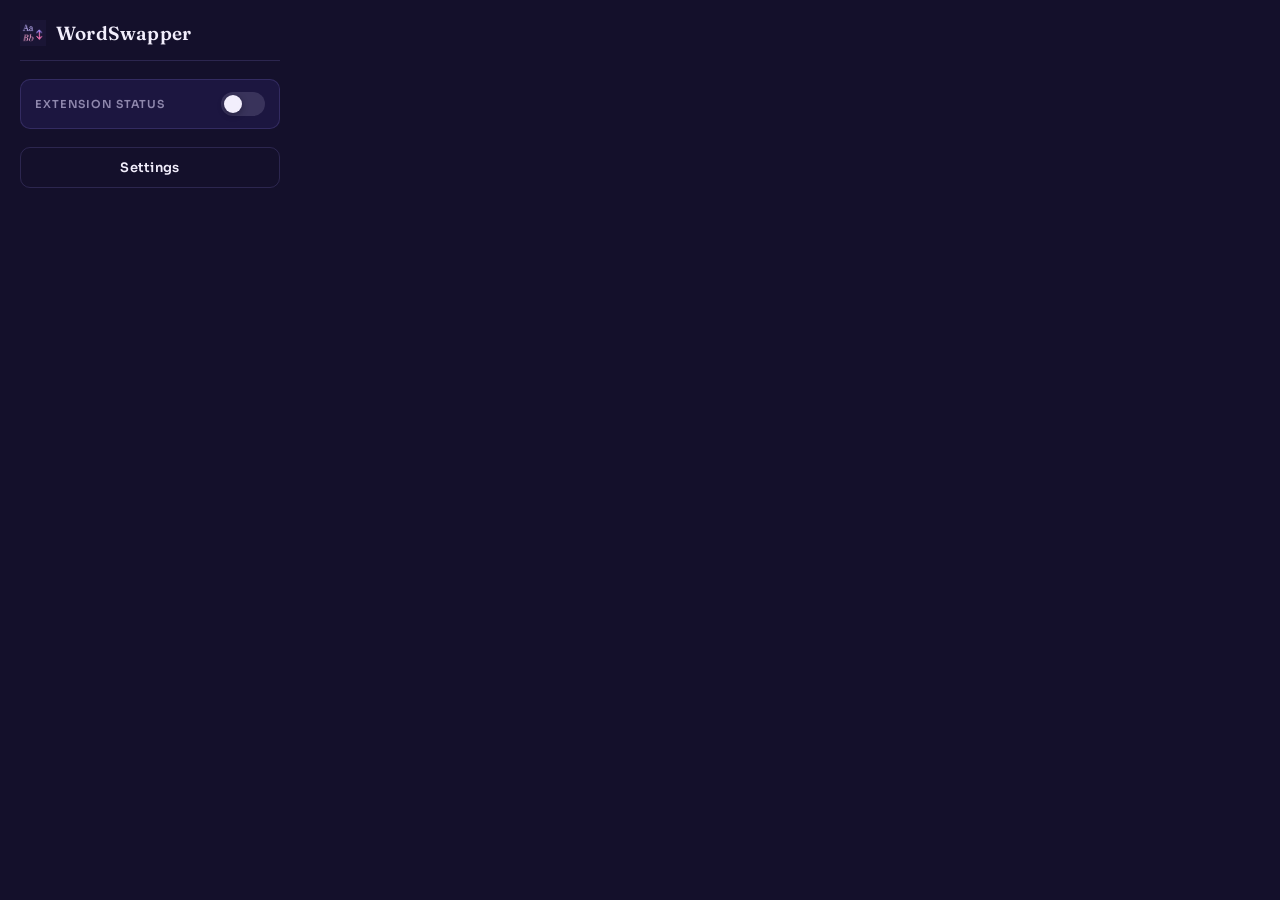
<file: index.html>
<!DOCTYPE html>
<html lang="en">

<head>
    <meta charset="UTF-8">
    <meta name="viewport" content="width=device-width, initial-scale=1.0">
    <title>WordSwapper</title>
    <link rel="stylesheet" href="css/global-styles.css">
    <link rel="stylesheet" href="css/index.css">
</head>

<body>
    <div class="popup">
        <header class="popup-header">
            <img src="assets/favicon.png" class="brand-icon" alt="">
            <h1>WordSwapper</h1>
        </header>
        <div class="toggle-row">
            <span class="toggle-label">Extension Status</span>
            <button class="toggle-switch" id="toggle-btn" aria-pressed="pressed">
            <span class="toggle-thumb"></span>
            </button>
        </div>
        <button type="button" id="settings-btn" class="btn-settings">Settings</button>
    </div>
</body>

<script src="js/index.js"></script>

</html>
</file>
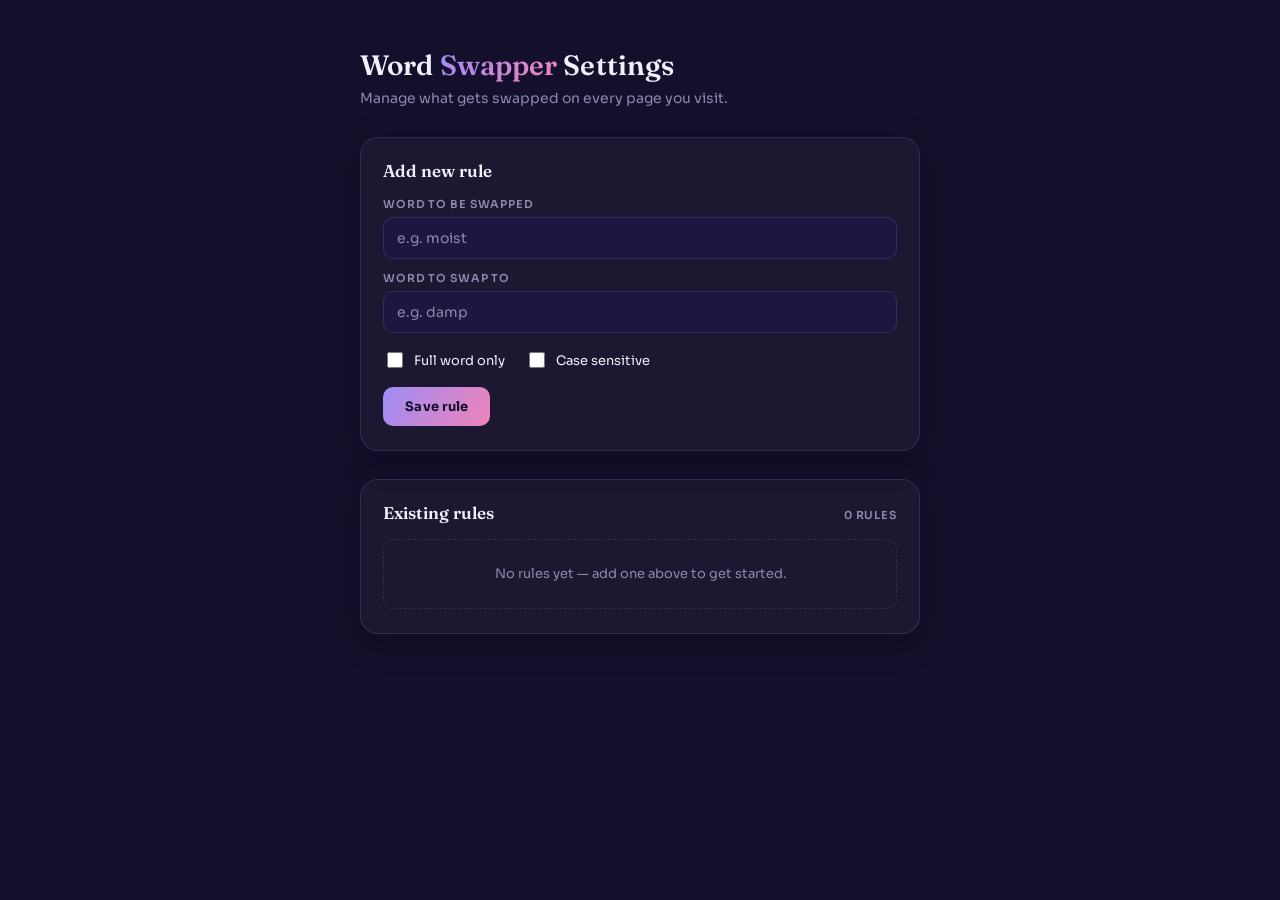
<file: settings.html>
<!DOCTYPE html>
<html lang="en">

<head>
    <meta charset="UTF-8">
    <meta name="viewport" content="width=device-width, initial-scale=1.0">
    <title>Settings — WordSwapper</title>
    <link rel="stylesheet" href="css/global-styles.css">
    <link rel="stylesheet" href="css/settings.css">
</head>

<body>
    <div class="settings-page">

        <header class="settings-header">
            <h1>Word <span class="gradient-text">Swapper</span> Settings</h1>
            <p>Manage what gets swapped on every page you visit.</p>
        </header>

        <!-- Add New Rule -->
        <section class="panel">
            <h2>Add new rule</h2>

            <form class="new-rule-section" id="rule-form">
                <div class="new-rule-fields">
                    <div class="field">
                        <label for="given_word">Word to be swapped</label>
                        <input type="text" id="given_word" placeholder="e.g. moist" required>
                    </div>
                    <div class="field">
                        <label for="swap_value">Word to swap to</label>
                        <input type="text" id="swap_value" placeholder="e.g. damp" required>
                    </div>
                </div>

                <div class="new-field-options">
                    <label class="checkbox-option">
                        <input type="checkbox" id="full-word">
                        <span>Full word only</span>
                    </label>
                    <label class="checkbox-option">
                        <input type="checkbox" id="case-sensitive">
                        <span>Case sensitive</span>
                    </label>
                </div>

                <button type="submit" id="save" class="btn-primary">Save rule</button>
            </form>
        </section>

        <!-- Existing Rules -->
        <section class="panel">
            <div class="panel-header-row">
                <h2>Existing rules</h2>
                <span class="rule-count" id="rule-count">0 rules</span>
            </div>

            <!-- Empty state: show/hide when rules.length === 0 -->
            <div class="empty-state" id="empty-state">
                <p>No rules yet — add one above to get started.</p>
            </div>

            <div class="existing-rules-section" id="rules-list">


                <!-- Rules will be dynamically displayed here  -->
            </div>
        </section>

    </div>

    <script src="js/settings.js"></script>
</body>

</html>
</file>
<file: css/global-styles.css>
/* 
   global-styles.css
   AI Heavy
*/

@import url('https://fonts.googleapis.com/css2?family=Fraunces:ital,opsz,wght@0,9..144,500;0,9..144,600;1,9..144,500;1,9..144,600&family=Sora:wght@400;500;600;700&display=swap');

:root {
  --bg: #14102b;
  --bg-elevated: #1c1640;
  --card: rgba(255, 255, 255, 0.035);
  --purple: #9d8cf5;
  --purple-dim: #6f5fc7;
  --pink: #f083b8;
  --pink-dim: #c65f92;
  --ink: #f2eefc;
  --muted: #8f88ad;
  --border: rgba(157, 140, 245, 0.18);
  --danger: #e8607f;
  --radius-lg: 18px;
  --radius-sm: 10px;

  --gradient-brand: linear-gradient(120deg, var(--purple), var(--pink));
  --glow-purple: 0 0 0 3px rgba(157, 140, 245, 0.15);
  --shadow-card: 0 8px 30px rgba(8, 6, 24, 0.35);

  --font-display: 'Fraunces', 'Iowan Old Style', serif;
  --font-body: 'Sora', 'Segoe UI', sans-serif;
}

*,
*::before,
*::after {
  box-sizing: border-box;
}

html,
body {
  background: var(--bg);
  color: var(--ink);
  font-family: var(--font-body);
  -webkit-font-smoothing: antialiased;
}

body {
  margin: 0;
}

h1,
h2 {
  font-family: var(--font-display);
  font-weight: 600;
  margin: 0;
  color: var(--ink);
}

/* Reusable gradient text treatment */
.gradient-text {
  background: var(--gradient-brand);
  -webkit-background-clip: text;
  background-clip: text;
  color: transparent;
}

p {
  margin: 0;
  line-height: 1.5;
}

button {
  font-family: var(--font-body);
  cursor: pointer;
}

input {
  font-family: var(--font-body);
}

/* Accessible focus ring */
:focus-visible {
  outline: 2px solid var(--purple);
  outline-offset: 2px;
  border-radius: var(--radius-sm);
}

::selection {
  background: var(--purple);
  color: var(--bg);
}

/* Scrollbars — WebKit (Chromium) */
::-webkit-scrollbar {
  width: 8px;
}

::-webkit-scrollbar-track {
  background: transparent;
}

::-webkit-scrollbar-thumb {
  background: var(--purple-dim);
  border-radius: 8px;
}

/* Shared "swap" glyph */
.swap-glyph {
  display: inline-block;
  background-image: url("data:image/svg+xml,%3Csvg xmlns='http://www.w3.org/2000/svg' viewBox='0 0 24 16'%3E%3Cdefs%3E%3ClinearGradient id='g' x1='0' y1='0' x2='1' y2='0'%3E%3Cstop offset='0' stop-color='%239d8cf5'/%3E%3Cstop offset='1' stop-color='%23f083b8'/%3E%3C/linearGradient%3E%3C/defs%3E%3Cpath d='M1 8H21M21 8L15 2M21 8L15 14' stroke='url(%23g)' stroke-width='2' stroke-linecap='round' stroke-linejoin='round' fill='none'/%3E%3C/svg%3E");
  background-repeat: no-repeat;
  background-position: center;
  background-size: contain;
}

.display-none {
    display: none;
}
</file>
<file: css/index.css>
/* 
   index.css
   AI Heavy
*/

html,
body {
  width: 300px;
}

.popup {
  display: flex;
  flex-direction: column;
  gap: 18px;
  padding: 20px 20px 22px;
}

.popup-header {
  display: flex;
  align-items: center;
  gap: 10px;
  padding-bottom: 14px;
  border-bottom: 1px solid var(--border);
}

.brand-icon {
  width: 26px;
  height: 26px;
  flex-shrink: 0;
}

.popup-header h1 {
  font-size: 19px;
  letter-spacing: 0.2px;
}

/* ---- Status row ---- */

.toggle-row {
  display: flex;
  align-items: center;
  justify-content: space-between;
  background: var(--bg-elevated);
  border: 1px solid var(--border);
  border-radius: var(--radius-sm);
  padding: 12px 14px;
}

.toggle-label {
  font-size: 11px;
  font-weight: 600;
  letter-spacing: 0.08em;
  text-transform: uppercase;
  color: var(--muted);
}

/* Toggle switch */
.toggle-switch {
  position: relative;
  width: 44px;
  height: 24px;
  border: none;
  border-radius: 999px;
  background: rgba(143, 136, 173, 0.25);
  padding: 0;
  transition: background 0.25s ease;
}

.toggle-switch.is-on {
  background: var(--gradient-brand);
}

.toggle-thumb {
  position: absolute;
  top: 3px;
  left: 3px;
  width: 18px;
  height: 18px;
  border-radius: 50%;
  background: var(--ink);
  box-shadow: 0 2px 6px rgba(8, 6, 24, 0.4);
  transition: transform 0.25s cubic-bezier(0.34, 1.56, 0.64, 1);
}

.toggle-switch.is-on .toggle-thumb {
  transform: translateX(20px);
}

/* ---- Settings button ---- */

.btn-settings {
  width: 100%;
  padding: 11px 14px;
  background: transparent;
  border: 1px solid var(--border);
  border-radius: var(--radius-sm);
  color: var(--ink);
  font-size: 13px;
  font-weight: 600;
  letter-spacing: 0.02em;
  transition: border-color 0.15s ease, background 0.15s ease, color 0.15s ease;
}

.btn-settings:hover {
  border-color: var(--purple);
  background: rgba(157, 140, 245, 0.08);
  color: var(--purple);
}
</file>
<file: css/settings.css>
/*
   settings.css
   AI Heavy
*/

body {
  padding: 48px 24px 64px;
}

.settings-page {
  max-width: 560px;
  margin: 0 auto;
  display: flex;
  flex-direction: column;
  gap: 28px;
}

/* ---- Header ---- */

.settings-header h1 {
  font-size: 28px;
  letter-spacing: 0.1px;
}

.settings-header p {
  margin-top: 6px;
  color: var(--muted);
  font-size: 14px;
}

/* ---- Panels ---- */

.panel {
  background: var(--card);
  border: 1px solid var(--border);
  border-radius: var(--radius-lg);
  padding: 22px 22px 24px;
  box-shadow: var(--shadow-card);
}

.panel h2 {
  font-size: 17px;
}

.panel-header-row {
  display: flex;
  align-items: baseline;
  justify-content: space-between;
  margin-bottom: 16px;
}

.rule-count {
  font-size: 11px;
  font-weight: 600;
  letter-spacing: 0.08em;
  text-transform: uppercase;
  color: var(--muted);
}

/* ---- Add new rule ---- */

.new-rule-section {
  display: flex;
  flex-direction: column;
  gap: 16px;
  margin-top: 16px;
}

.new-rule-fields {
  display: flex;
  flex-direction: column;
  gap: 12px;
}

.field {
  display: flex;
  flex-direction: column;
  gap: 6px;
}

.field label {
  font-size: 11px;
  font-weight: 600;
  letter-spacing: 0.08em;
  text-transform: uppercase;
  color: var(--muted);
}

.field input[type="text"] {
  background: var(--bg-elevated);
  border: 1px solid var(--border);
  border-radius: var(--radius-sm);
  padding: 11px 13px;
  font-size: 14px;
  color: var(--ink);
  transition: border-color 0.15s ease, box-shadow 0.15s ease;
}

.field input[type="text"]::placeholder {
  color: var(--muted);
}

.field input[type="text"]:focus {
  outline: none;
  border-color: var(--purple);
  box-shadow: var(--glow-purple);
}

/* ---- Checkbox options ---- */

.new-field-options {
  display: flex;
  gap: 20px;
  flex-wrap: wrap;
}

.checkbox-option {
  display: flex;
  align-items: center;
  gap: 8px;
  font-size: 13px;
  color: var(--ink);
  cursor: pointer;
}

.checkbox-option input[type="checkbox"] {
  width: 16px;
  height: 16px;
  accent-color: var(--purple);
  cursor: pointer;
}

/* ---- Primary button ---- */

.btn-primary {
  align-self: flex-start;
  padding: 11px 22px;
  border: none;
  border-radius: var(--radius-sm);
  background: var(--gradient-brand);
  color: var(--bg);
  font-size: 13px;
  font-weight: 700;
  letter-spacing: 0.02em;
  transition: transform 0.15s ease, box-shadow 0.15s ease;
}

.btn-primary:hover {
  transform: translateY(-1px);
  box-shadow: 0 6px 18px rgba(157, 140, 245, 0.3);
}

.btn-primary:active {
  transform: translateY(0);
}

/* ---- Existing rules ---- */

.existing-rules-section {
  display: flex;
  flex-direction: column;
  gap: 10px;
}

.rule {
  display: flex;
  align-items: center;
  justify-content: space-between;
  gap: 12px;
  background: var(--bg-elevated);
  border: 1px solid var(--border);
  border-radius: var(--radius-sm);
  padding: 12px 14px;
}

.rule-words {
  display: flex;
  align-items: center;
  gap: 10px;
  min-width: 0;
}

.rule-word {
  font-size: 14px;
  font-weight: 600;
  color: var(--ink);
  white-space: nowrap;
  overflow: hidden;
  text-overflow: ellipsis;
}

.rule-word--to {
  color: var(--pink);
}

.swap-glyph {
  width: 20px;
  height: 14px;
  flex-shrink: 0;
}

.rule-meta {
  display: flex;
  align-items: center;
  gap: 8px;
  flex-shrink: 0;
}

.rule-badge {
  font-size: 10px;
  font-weight: 600;
  letter-spacing: 0.06em;
  text-transform: uppercase;
  color: var(--purple);
  background: rgba(157, 140, 245, 0.12);
  border: 1px solid var(--border);
  border-radius: 999px;
  padding: 3px 8px;
}

.btn-delete {
  display: flex;
  align-items: center;
  justify-content: center;
  width: 26px;
  height: 26px;
  border: 1px solid var(--border);
  border-radius: 50%;
  background: transparent;
  color: var(--muted);
  transition: color 0.15s ease, border-color 0.15s ease, background 0.15s ease;
}

.btn-delete:hover {
  color: var(--danger);
  border-color: var(--danger);
  background: rgba(232, 96, 127, 0.1);
}

/* ---- Empty state ---- */

.empty-state {
  border: 1px dashed var(--border);
  border-radius: var(--radius-sm);
  padding: 24px 16px;
  text-align: center;
}

.empty-state p {
  color: var(--muted);
  font-size: 13px;
}
</file>
